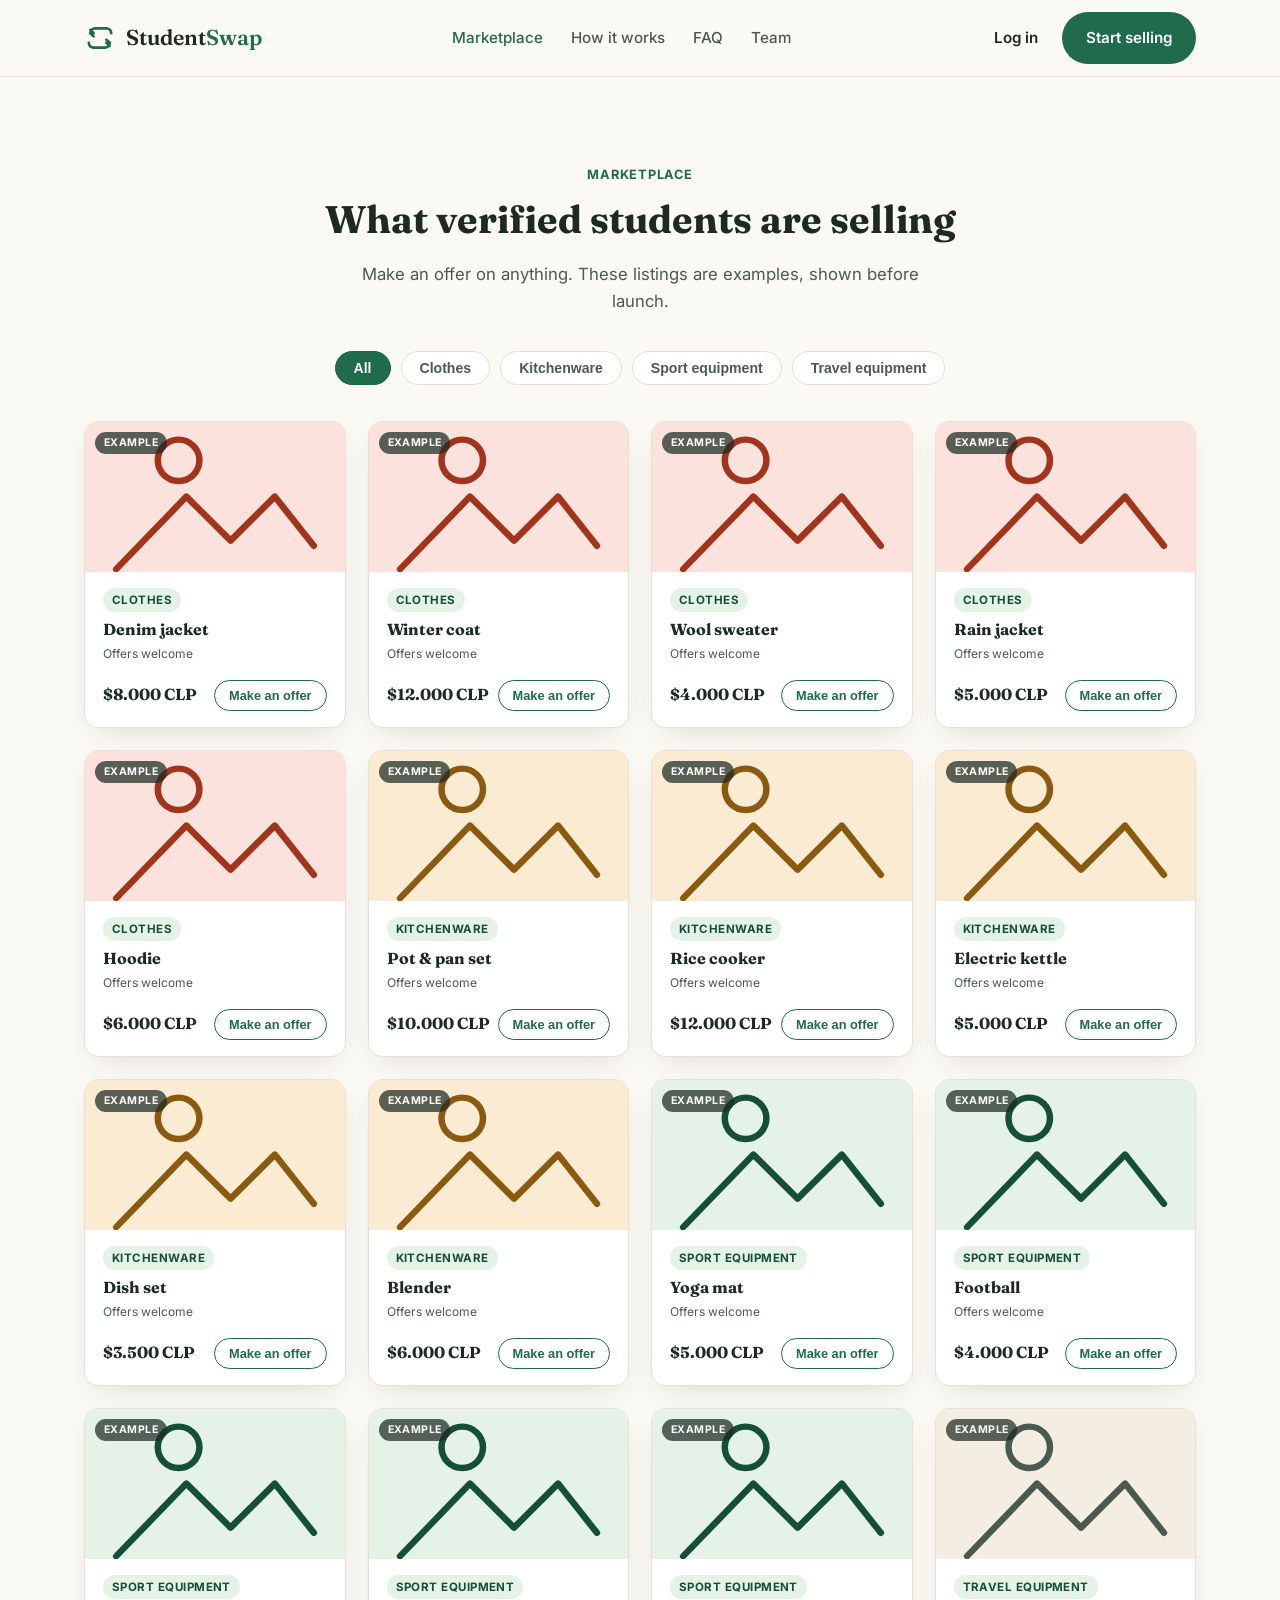
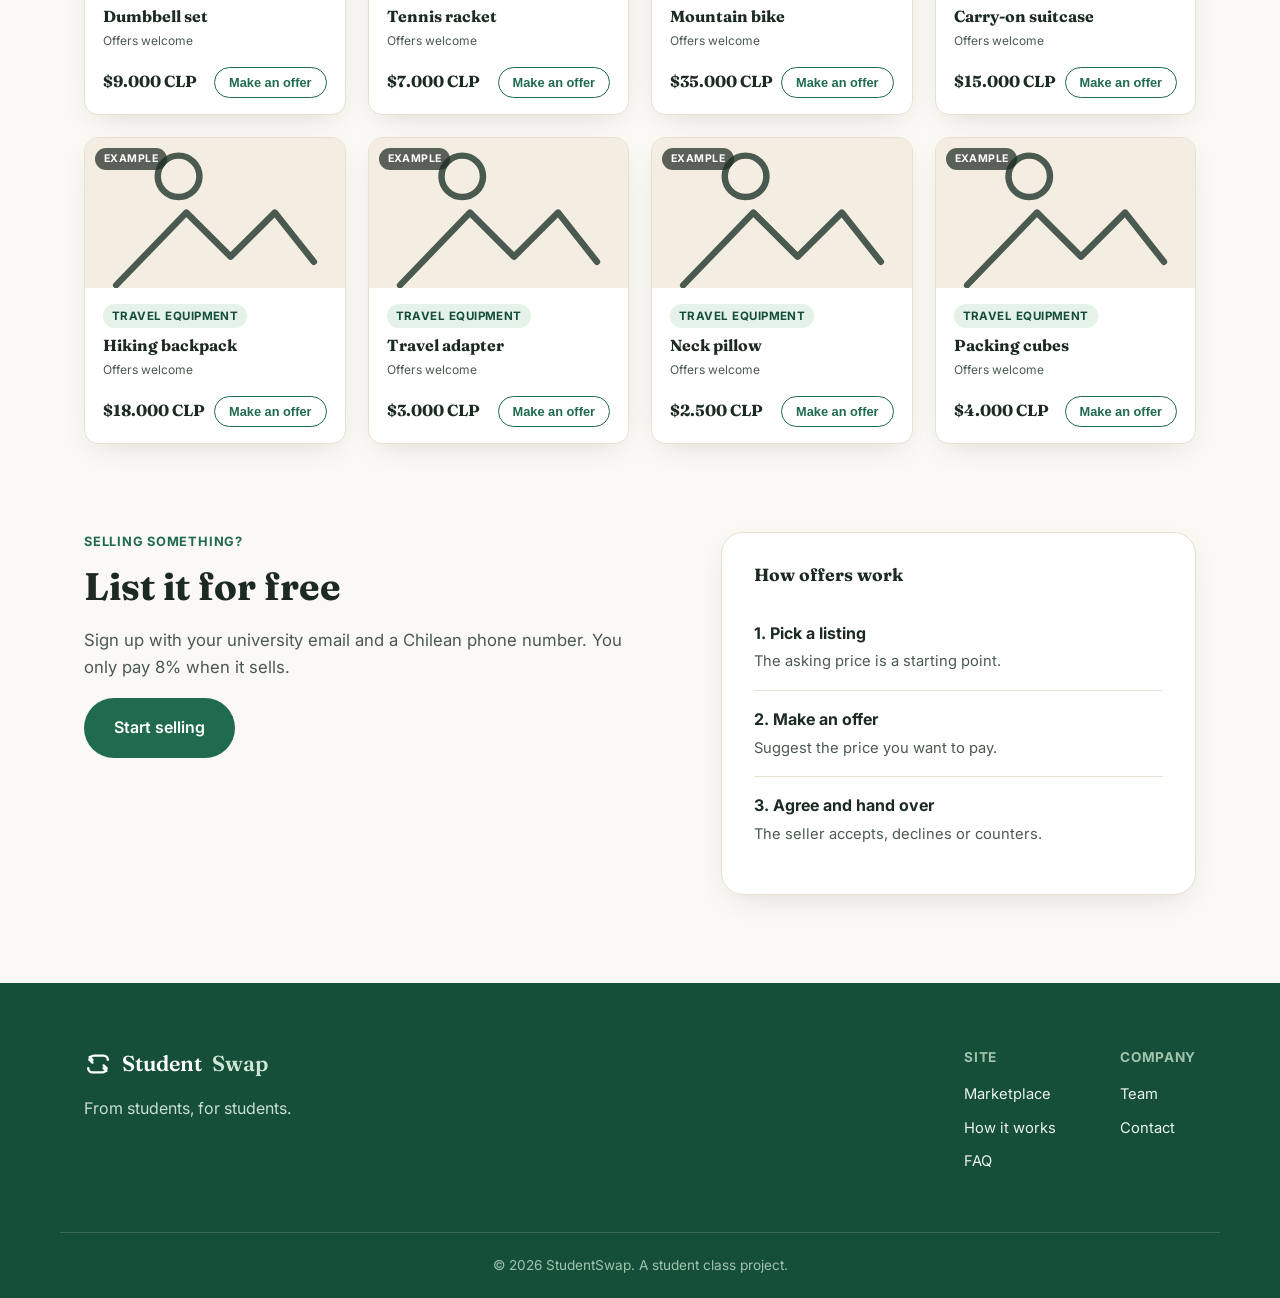
<file: marketplace.html>
<!DOCTYPE html>
<html lang="en">
<head>
<meta charset="UTF-8">
<meta name="viewport" content="width=device-width, initial-scale=1.0">
<title>Marketplace | StudentSwap</title>
<meta name="description" content="Browse what verified students are selling on StudentSwap: clothes, kitchenware, sport and travel equipment. Make an offer on any listing.">
<link rel="icon" href="data:image/svg+xml,<svg xmlns=%22http://www.w3.org/2000/svg%22 viewBox=%220 0 100 100%22><text y=%22.9em%22 font-size=%2290%22>🔁</text></svg>">
<link rel="preconnect" href="https://fonts.googleapis.com">
<link rel="preconnect" href="https://fonts.gstatic.com" crossorigin>
<link href="https://fonts.googleapis.com/css2?family=Fraunces:opsz,wght@9..144,500;9..144,600;9..144,700&family=Inter:wght@400;500;600;700;800&display=swap" rel="stylesheet">
<style>
/* ---------- Tokens (light) ---------- */
:root{
  --bg:#FBF9F4;
  --surface:#FFFFFF;
  --ink:#1C2A22;
  --ink-soft:#4B5A50;
  --border:#E7E1D3;

  --green-600:#1F6B4C;
  --green-700:#164F39;
  --green-100:#CFE6D6;
  --green-200:#AFD8BC;
  --green-tint:#E4F2E8;

  --coral:#F2664B;
  --coral-tint:#FBE2DC;
  --coral-deep:#A3341C;

  --gold:#E8A33D;
  --gold-tint:#FBEBD3;
  --gold-deep:#8A5A10;

  --sand:#F4EEE2;
  --brand-deep:#164F39;

  --shadow: 0 10px 30px -12px rgba(28,42,34,0.18);
  --radius-lg: 22px;
  --radius-md: 14px;
  --radius-sm: 10px;
  --maxw: 1160px;
  --font-head: "Fraunces", serif;
  --font-body: "Inter", system-ui, sans-serif;
}

/* ---------- Tokens (dark, OS default) ---------- */
@media (prefers-color-scheme: dark){
  :root:not([data-theme="light"]){
    --bg:#101B15; --surface:#182922; --ink:#F1EFE4; --ink-soft:#A6B8AB; --border:#2A3D31;
    --green-600:#39AD72; --green-700:#8FDBB0; --green-100:#1E3A2C; --green-200:#25452F; --green-tint:#1B2E23;
    --coral:#FF8266; --coral-tint:#3B2620; --coral-deep:#FFB6A0;
    --gold:#F0B85A; --gold-tint:#3A2E17; --gold-deep:#F2C784;
    --sand:#1B2419;
    --shadow: 0 10px 30px -12px rgba(0,0,0,0.6);
  }
}
/* ---------- Tokens (dark, explicit toggle) ---------- */
:root[data-theme="dark"]{
  --bg:#101B15; --surface:#182922; --ink:#F1EFE4; --ink-soft:#A6B8AB; --border:#2A3D31;
  --green-600:#39AD72; --green-700:#8FDBB0; --green-100:#1E3A2C; --green-200:#25452F; --green-tint:#1B2E23;
  --coral:#FF8266; --coral-tint:#3B2620; --coral-deep:#FFB6A0;
  --gold:#F0B85A; --gold-tint:#3A2E17; --gold-deep:#F2C784;
  --sand:#1B2419;
  --shadow: 0 10px 30px -12px rgba(0,0,0,0.6);
}

/* ---------- Base ---------- */
*,*::before,*::after{box-sizing:border-box;}
html{scroll-behavior:smooth;}
body{
  margin:0;font-family:var(--font-body);color:var(--ink);background:var(--bg);
  line-height:1.6;-webkit-font-smoothing:antialiased;
}
img{max-width:100%;display:block;}
a{color:inherit;text-decoration:none;}
ul{list-style:none;margin:0;padding:0;}
h1,h2,h3,h4{font-family:var(--font-head);margin:0 0 .5em;line-height:1.15;color:var(--ink);text-wrap:balance;}
p{margin:0 0 1em;color:var(--ink-soft);}

.skip-link{position:absolute;left:-999px;top:0;background:var(--brand-deep);color:#fff;padding:10px 16px;border-radius:0 0 8px 0;z-index:999;}
.skip-link:focus{left:0;}

.wrap{max-width:var(--maxw);margin:0 auto;padding:0 24px;}
.wrap.narrow{max-width:760px;}
.wrap.two-col{display:grid;grid-template-columns:1.1fr .9fr;gap:56px;align-items:start;}

.section{padding:88px 0;}
.section.alt{background:var(--sand);}
.eyebrow{font-weight:700;letter-spacing:.06em;text-transform:uppercase;font-size:.8rem;color:var(--green-600);margin:0 0 12px;}
.eyebrow.center{text-align:center;}
.section-title{font-size:clamp(1.7rem,3vw,2.4rem);max-width:720px;}
.section-title.center{margin-left:auto;margin-right:auto;text-align:center;}
.section-lead{max-width:560px;font-size:1.05rem;}
.section-lead.center{margin-left:auto;margin-right:auto;text-align:center;}

/* ---------- Buttons ---------- */
.btn{
  display:inline-flex;align-items:center;justify-content:center;gap:8px;padding:12px 22px;border-radius:999px;
  font-weight:600;font-size:.95rem;border:2px solid transparent;cursor:pointer;transition:.18s ease;white-space:nowrap;
}
.btn-primary{background:var(--green-600);color:#fff;}
.btn-primary:hover{background:var(--brand-deep);}
.btn-outline{border-color:var(--ink);color:var(--ink);}
.btn-outline:hover{background:var(--green-600);border-color:var(--green-600);color:#fff;}
.btn-light{background:#fff;color:var(--brand-deep);}
.btn-light:hover{background:var(--green-100);}
.btn-ghost{color:var(--ink);padding-left:12px;padding-right:12px;}
.btn-ghost:hover{color:var(--green-600);}
.btn-lg{padding:15px 28px;font-size:1rem;}
.btn-block{width:100%;}
.btn:focus-visible,.accordion-trigger:focus-visible,.filter-chip:focus-visible,.offer-btn:focus-visible{outline:2px solid var(--green-600);outline-offset:2px;}

/* ---------- Header ---------- */
.site-header{
  position:sticky;top:0;z-index:100;background:color-mix(in srgb, var(--bg) 90%, transparent);
  backdrop-filter:blur(8px);border-bottom:1px solid var(--border);
}
.header-inner{display:flex;align-items:center;justify-content:space-between;height:76px;gap:24px;}
.logo{display:flex;align-items:center;gap:10px;font-family:var(--font-head);font-weight:600;font-size:1.35rem;color:var(--ink);flex-shrink:0;}
.logo em{font-style:normal;color:var(--green-600);}
.logo-mark{color:var(--green-600);display:inline-flex;}
.main-nav{display:flex;gap:28px;flex:1;justify-content:center;}
.main-nav a{font-weight:500;font-size:.95rem;color:var(--ink-soft);}
.main-nav a:hover,.main-nav a.is-active{color:var(--green-600);}
.nav-cta{display:none;}
.main-nav a.btn-primary,.main-nav a.btn-primary:hover{color:#fff;}
.header-actions{display:flex;align-items:center;gap:10px;}
.nav-toggle{display:none;flex-direction:column;justify-content:center;gap:5px;width:36px;height:36px;background:none;border:none;cursor:pointer;}
.nav-toggle span{width:100%;height:2px;background:var(--ink);border-radius:2px;}

/* ---------- Hero ---------- */
.hero{padding:56px 0 72px;overflow:hidden;}
.hero-inner{display:grid;grid-template-columns:1.05fr .95fr;gap:48px;align-items:center;}
.badge-pill{
  display:inline-flex;align-items:center;padding:6px 14px;border-radius:999px;background:var(--green-tint);
  color:var(--green-700);font-weight:700;font-size:.78rem;letter-spacing:.02em;text-transform:uppercase;margin-bottom:18px;
}
.hero-copy h1{font-size:clamp(2.2rem,4.4vw,3.5rem);letter-spacing:-.01em;margin-bottom:.4em;}
.accent{color:var(--green-600);}
.hero-sub{font-size:1.15rem;max-width:480px;margin-bottom:0;}
.hero-ctas{display:flex;gap:14px;flex-wrap:wrap;margin:28px 0 24px;}
.trust-list{display:flex;flex-wrap:wrap;gap:10px 22px;}
.trust-list li{position:relative;padding-left:24px;font-size:.9rem;font-weight:500;color:var(--ink);}
.trust-list li::before{
  content:"\2713";position:absolute;left:0;top:1px;width:17px;height:17px;border-radius:50%;background:var(--green-tint);
  color:var(--green-700);font-size:.68rem;font-weight:800;display:flex;align-items:center;justify-content:center;
}

/* ---------- Hero mock marketplace ---------- */
.hero-art{display:flex;justify-content:center;}
.mock-browser{
  width:100%;max-width:440px;background:var(--surface);border:1px solid var(--border);
  border-radius:var(--radius-lg);box-shadow:var(--shadow);overflow:hidden;
}
.mock-bar{display:flex;gap:6px;padding:14px 16px;border-bottom:1px solid var(--border);}
.mock-bar span{width:10px;height:10px;border-radius:50%;background:var(--border);}
.mock-search{margin:14px 16px;padding:9px 14px;border-radius:999px;background:var(--bg);border:1px solid var(--border);font-size:.85rem;color:var(--ink-soft);}
.mock-grid{display:grid;grid-template-columns:1fr 1fr;gap:12px;padding:0 16px;}
.mock-card{border:1px solid var(--border);border-radius:var(--radius-sm);overflow:hidden;background:var(--bg);}
.mock-thumb{width:100%;height:82px;object-fit:cover;background:var(--sand);}
.mock-info{padding:9px 12px;display:flex;justify-content:space-between;align-items:baseline;gap:8px;}
.mock-info strong{font-size:.82rem;font-family:var(--font-body);font-weight:600;}
.mock-info span{font-size:.8rem;color:var(--green-700);font-weight:700;white-space:nowrap;}
.mock-caption{margin:12px 16px 16px;font-size:.78rem;color:var(--ink-soft);text-align:center;}

/* ---------- Categories ---------- */
.cat-grid{display:grid;grid-template-columns:repeat(4,1fr);gap:24px;margin-top:48px;}
.cat-card{display:flex;flex-direction:column;background:var(--surface);border:1px solid var(--border);border-radius:var(--radius-lg);overflow:hidden;box-shadow:var(--shadow);}
.cat-thumb{position:relative;display:block;aspect-ratio:4/3;background:var(--sand);}
.cat-thumb img{width:100%;height:100%;object-fit:cover;}
.example-badge{
  position:absolute;top:10px;left:10px;padding:3px 9px;border-radius:999px;background:rgba(28,42,34,.72);
  color:#fff;font-size:.66rem;font-weight:700;text-transform:uppercase;letter-spacing:.04em;
}
.cat-body{padding:18px 20px 20px;display:flex;flex-direction:column;gap:12px;flex:1;}
.cat-body h3{font-size:1.2rem;margin:0;}
.cat-items{display:grid;gap:8px;}
.cat-items li{display:flex;justify-content:space-between;gap:12px;font-size:.92rem;color:var(--ink-soft);padding-bottom:8px;border-bottom:1px solid var(--border);}
.cat-items li:last-child{border-bottom:none;padding-bottom:0;}
.cat-items b{color:var(--ink);font-variant-numeric:tabular-nums;}
.cat-link{margin-top:auto;font-weight:600;font-size:.9rem;color:var(--green-600);}
.cat-link:hover{text-decoration:underline;}
.section-cta{display:flex;justify-content:center;margin-top:40px;}

/* ---------- Audience (sellers first) ---------- */
.audience-grid{display:grid;grid-template-columns:1.15fr .85fr;gap:24px;margin-top:48px;align-items:stretch;}
.audience-card{display:flex;flex-direction:column;gap:14px;background:var(--surface);border:1px solid var(--border);border-radius:var(--radius-lg);padding:36px;box-shadow:var(--shadow);}
.audience-card h3{font-size:1.5rem;margin:0;}
.audience-card.primary{background:var(--brand-deep);border-color:var(--brand-deep);}
.audience-card.primary h3{color:#fff;}
.audience-card.primary li{color:#E4F2E8;}
.audience-card.primary .audience-tag{background:rgba(255,255,255,.14);color:#CFE6D6;}
.audience-tag{align-self:flex-start;font-size:.75rem;font-weight:700;text-transform:uppercase;letter-spacing:.05em;padding:5px 12px;border-radius:999px;background:var(--green-tint);color:var(--green-700);}
.check-list{display:grid;gap:10px;margin:4px 0 10px;}
.check-list li{position:relative;padding-left:28px;color:var(--ink-soft);}
.check-list li::before{content:"\2713";position:absolute;left:0;top:0;font-weight:800;color:var(--green-600);}
.audience-card.primary .check-list li::before{color:#8FDBB0;}
.audience-card .btn{align-self:flex-start;margin-top:auto;}

/* ---------- Why us ---------- */
.why-grid{display:grid;grid-template-columns:repeat(4,1fr);gap:24px;margin-top:48px;}
.why-item{display:flex;flex-direction:column;gap:6px;}
.why-icon{width:48px;height:48px;border-radius:14px;background:var(--green-tint);color:var(--green-700);display:flex;align-items:center;justify-content:center;margin-bottom:8px;}
.why-icon svg{width:24px;height:24px;fill:none;stroke:currentColor;stroke-width:1.8;stroke-linecap:round;stroke-linejoin:round;}
.why-item h3{font-size:1.1rem;margin:0;}
.why-item p{font-size:.93rem;margin:0;}

/* ---------- Steps ---------- */
.steps-row{display:grid;grid-template-columns:repeat(3,1fr);gap:24px;margin-top:48px;}
.step{background:var(--surface);border:1px solid var(--border);border-radius:var(--radius-md);padding:26px;}
.step-num{width:36px;height:36px;border-radius:50%;background:var(--green-tint);color:var(--green-700);display:flex;align-items:center;justify-content:center;font-weight:700;font-family:var(--font-head);margin-bottom:14px;}
.step h3{font-size:1.1rem;margin:0 0 4px;}
.step p{margin:0;font-size:.93rem;}

/* ---------- Accordion ---------- */
.accordion{margin-top:40px;}
.accordion-item{border-bottom:1px solid var(--border);}
.accordion-trigger{
  width:100%;text-align:left;background:none;border:none;padding:22px 4px;font-family:var(--font-head);
  font-size:1.08rem;font-weight:600;color:var(--ink);display:flex;justify-content:space-between;align-items:center;gap:16px;cursor:pointer;
}
.accordion-icon{font-family:var(--font-body);font-weight:400;font-size:1.4rem;color:var(--green-600);transition:transform .2s;flex-shrink:0;}
.accordion-trigger[aria-expanded="true"] .accordion-icon{transform:rotate(45deg);}
.accordion-panel{max-height:0;overflow:hidden;transition:max-height .25s ease;}
.accordion-panel p{padding:0 4px 22px;margin:0;}

/* ---------- Team ---------- */
.team-grid{display:grid;grid-template-columns:repeat(5,1fr);gap:22px;margin-top:44px;}
.team-card{text-align:center;}
.avatar{width:76px;height:76px;border-radius:50%;margin:0 auto 14px;display:flex;align-items:center;justify-content:center;font-family:var(--font-head);font-size:1.6rem;font-weight:600;color:var(--ink);}
.team-card h4{margin:0 0 2px;font-size:1rem;}
.team-card p{margin:0;font-size:.85rem;}

/* ---------- Wishlist form ---------- */
.contact-info{margin-top:28px;display:grid;gap:14px;}
.contact-info li{display:flex;justify-content:space-between;border-bottom:1px solid var(--border);padding-bottom:12px;}
.contact-info strong{color:var(--ink);}
.join-form{background:var(--surface);border:1px solid var(--border);border-radius:var(--radius-lg);padding:32px;box-shadow:var(--shadow);display:grid;gap:18px;}
.form-row{display:grid;gap:6px;}
.form-row label{font-weight:600;font-size:.88rem;}
.form-row input,.form-row select,.form-row textarea{
  padding:12px 14px;border-radius:var(--radius-sm);border:1px solid var(--border);font-family:var(--font-body);
  font-size:.95rem;background:var(--bg);color:var(--ink);resize:vertical;
}
.form-row input:focus,.form-row select:focus,.form-row textarea:focus{outline:2px solid var(--green-600);outline-offset:1px;}
.form-hint{font-size:.8rem;color:var(--ink-soft);margin:2px 0 0;}
.form-note{margin:0;font-size:.88rem;color:var(--green-700);min-height:1.2em;}

/* ---------- Marketplace page ---------- */
.market-toolbar{margin-top:36px;}
.filter-bar{display:flex;gap:10px;justify-content:center;flex-wrap:wrap;margin-bottom:36px;}
.filter-chip{padding:8px 18px;border-radius:999px;border:1px solid var(--border);background:var(--surface);cursor:pointer;font-weight:600;font-size:.88rem;color:var(--ink-soft);}
.filter-chip.is-active{background:var(--green-600);color:#fff;border-color:var(--green-600);}
.item-grid{display:grid;grid-template-columns:repeat(4,1fr);gap:22px;}
.item-card{background:var(--surface);border:1px solid var(--border);border-radius:var(--radius-md);overflow:hidden;box-shadow:var(--shadow);display:flex;flex-direction:column;}
.item-thumb{position:relative;height:150px;background:var(--sand);}
.item-thumb img{width:100%;height:100%;object-fit:cover;}
.item-body{padding:16px 18px;display:flex;flex-direction:column;gap:6px;flex:1;}
.item-tag{align-self:flex-start;font-size:.72rem;font-weight:700;text-transform:uppercase;letter-spacing:.04em;padding:3px 9px;border-radius:999px;background:var(--green-tint);color:var(--green-700);}
.item-body h4{margin:2px 0 0;font-size:1rem;}
.item-offer-note{font-size:.75rem;color:var(--ink-soft);margin:0 0 10px;}
.item-price-row{display:flex;align-items:center;justify-content:space-between;margin-top:auto;gap:8px;}
.item-price{font-weight:700;font-family:var(--font-head);color:var(--ink);font-variant-numeric:tabular-nums;}
.offer-btn{padding:7px 14px;border-radius:999px;border:1.5px solid var(--green-600);background:none;color:var(--green-600);font-weight:700;font-size:.8rem;cursor:pointer;white-space:nowrap;}
.offer-btn:hover{background:var(--green-600);color:#fff;}
.offer-form{display:none;gap:8px;margin-top:12px;}
.offer-form.is-open{display:flex;}
.offer-form input{flex:1;min-width:0;padding:8px 10px;border-radius:var(--radius-sm);border:1px solid var(--border);font-family:var(--font-body);font-size:.9rem;background:var(--bg);color:var(--ink);}
.offer-form button{padding:8px 14px;border-radius:var(--radius-sm);border:none;background:var(--green-600);color:#fff;font-weight:700;font-size:.85rem;cursor:pointer;}
.offer-sent{display:none;font-size:.82rem;font-weight:600;color:var(--green-700);margin-top:12px;}
.offer-sent.is-visible{display:block;}
.model-card{background:var(--surface);border:1px solid var(--border);border-radius:var(--radius-lg);padding:32px;box-shadow:var(--shadow);}
.model-card h3{font-size:1.1rem;margin-bottom:20px;}
.model-row{padding:16px 0;border-top:1px solid var(--border);}
.model-row:first-of-type{border-top:none;}
.model-row span{font-weight:700;color:var(--ink);display:block;margin-bottom:4px;}
.model-row p{margin:0;font-size:.92rem;}

/* ---------- Footer ---------- */
.site-footer{background:var(--brand-deep);color:#EAF3EC;padding:64px 0 0;}
.site-footer .logo{color:#fff;}
.site-footer .logo em{color:#CFE6D6;}
.site-footer .logo-mark{color:#fff;}
.footer-inner{display:flex;justify-content:space-between;gap:48px;flex-wrap:wrap;padding-bottom:48px;}
.footer-brand{max-width:340px;}
.footer-brand p{color:#C9DED0;margin-top:14px;}
.footer-links{display:flex;gap:64px;}
.footer-links h5{margin:0 0 14px;font-size:.85rem;text-transform:uppercase;letter-spacing:.05em;color:#9FC3AC;}
.footer-links a{display:block;color:#EAF3EC;margin-bottom:10px;font-size:.92rem;}
.footer-links a:hover{color:#fff;text-decoration:underline;}
.footer-bottom{border-top:1px solid rgba(255,255,255,.15);padding:22px 0;}
.footer-bottom p{margin:0;color:#9FC3AC;font-size:.85rem;text-align:center;}

/* ---------- Responsive ---------- */
@media (max-width:980px){
  .main-nav{display:none;}
  .nav-toggle{display:flex;}
  .header-actions .btn-primary{padding:10px 16px;font-size:.88rem;}
  .hero-inner,.wrap.two-col,.audience-grid{grid-template-columns:1fr;}
  .hero-art{max-width:440px;margin:0 auto;width:100%;}
  .cat-grid,.item-grid{grid-template-columns:repeat(2,1fr);}
  .why-grid{grid-template-columns:repeat(2,1fr);}
  .steps-row{grid-template-columns:1fr;}
  .team-grid{grid-template-columns:repeat(3,1fr);gap:28px 16px;}
}
@media (max-width:640px){
  .section{padding:60px 0;}
  .hero{padding:36px 0 56px;}
  .cat-grid,.item-grid,.why-grid{grid-template-columns:1fr;}
  .team-grid{grid-template-columns:repeat(2,1fr);}
  .hero-ctas{flex-direction:column;align-items:stretch;}
  .header-actions .btn-ghost,.header-actions .btn-primary{display:none;}
  .nav-cta{display:inline-flex;margin-top:4px;align-self:flex-start;}
  .offer-form{flex-direction:column;align-items:stretch;}
  .audience-card{padding:28px;}
}

/* mobile nav open state */
.main-nav.is-open{
  display:flex;position:absolute;top:76px;left:0;right:0;background:var(--surface);flex-direction:column;
  padding:20px 24px;gap:18px;border-bottom:1px solid var(--border);box-shadow:var(--shadow);
}

</style>
</head>
<body>

<a class="skip-link" href="#main">Skip to content</a>

<header class="site-header" id="top">
  <div class="wrap header-inner">
    <a href="index.html" class="logo" aria-label="StudentSwap home">
      <span class="logo-mark">
        <svg width="32" height="32" viewBox="0 0 40 40" fill="none" xmlns="http://www.w3.org/2000/svg">
          <path d="M8 14C8 10.6863 10.6863 8 14 8H28C31.3137 8 34 10.6863 34 14" stroke="currentColor" stroke-width="3.4" stroke-linecap="round"/>
          <path d="M12 14L8 10M8 14L12 18" stroke="currentColor" stroke-width="3.4" stroke-linecap="round" stroke-linejoin="round"/>
          <path d="M32 26C32 29.3137 29.3137 32 26 32H12C8.68629 32 6 29.3137 6 26" stroke="currentColor" stroke-width="3.4" stroke-linecap="round"/>
          <path d="M28 26L32 30M32 26L28 22" stroke="currentColor" stroke-width="3.4" stroke-linecap="round" stroke-linejoin="round"/>
        </svg>
      </span>
      <span>Student<em>Swap</em></span>
    </a>

    <nav class="main-nav" id="main-nav" aria-label="Primary">
      <a href="marketplace.html" class="is-active">Marketplace</a>
      <a href="index.html#how-it-works">How it works</a>
      <a href="index.html#faq">FAQ</a>
      <a href="index.html#team">Team</a>
      <a href="index.html#join" class="nav-cta btn btn-primary">Start selling</a>
    </nav>

    <div class="header-actions">
      <a href="index.html#join" class="btn btn-ghost">Log in</a>
      <a href="index.html#join" class="btn btn-primary">Start selling</a>
      <button class="nav-toggle" id="navToggle" aria-expanded="false" aria-controls="main-nav" aria-label="Toggle menu">
        <span></span><span></span><span></span>
      </button>
    </div>
  </div>
</header>

<main id="main">

  <section class="section" style="padding-bottom:0;">
    <div class="wrap">
      <p class="eyebrow center">Marketplace</p>
      <h2 class="section-title center">What verified students are selling</h2>
      <p class="section-lead center">Make an offer on anything. These listings are examples, shown before launch.</p>

      <div class="market-toolbar">
        <div class="filter-bar" role="tablist" aria-label="Filter listings">
          <button class="filter-chip is-active" data-filter="all">All</button>
          <button class="filter-chip" data-filter="clothing">Clothes</button>
          <button class="filter-chip" data-filter="kitchen">Kitchenware</button>
          <button class="filter-chip" data-filter="sport">Sport equipment</button>
          <button class="filter-chip" data-filter="travel">Travel equipment</button>
        </div>
      </div>

      <div class="item-grid" id="itemGrid">
        <!-- injected by JS -->
      </div>
    </div>
  </section>

  <section class="section">
    <div class="wrap two-col">
      <div>
        <p class="eyebrow">Selling something?</p>
        <h2 class="section-title">List it for free</h2>
        <p class="section-lead">Sign up with your university email and a Chilean phone number. You only pay 8% when it sells.</p>
        <a href="index.html#join" class="btn btn-primary btn-lg">Start selling</a>
      </div>
      <div class="model-card">
        <h3>How offers work</h3>
        <div class="model-row"><span>1. Pick a listing</span><p>The asking price is a starting point.</p></div>
        <div class="model-row"><span>2. Make an offer</span><p>Suggest the price you want to pay.</p></div>
        <div class="model-row"><span>3. Agree and hand over</span><p>The seller accepts, declines or counters.</p></div>
      </div>
    </div>
  </section>

</main>

<footer class="site-footer">
  <div class="wrap footer-inner">
    <div class="footer-brand">
      <span class="logo"><span class="logo-mark">
          <svg width="28" height="28" viewBox="0 0 40 40" fill="none" xmlns="http://www.w3.org/2000/svg">
            <path d="M8 14C8 10.6863 10.6863 8 14 8H28C31.3137 8 34 10.6863 34 14" stroke="currentColor" stroke-width="3.4" stroke-linecap="round"/>
            <path d="M12 14L8 10M8 14L12 18" stroke="currentColor" stroke-width="3.4" stroke-linecap="round" stroke-linejoin="round"/>
            <path d="M32 26C32 29.3137 29.3137 32 26 32H12C8.68629 32 6 29.3137 6 26" stroke="currentColor" stroke-width="3.4" stroke-linecap="round"/>
            <path d="M28 26L32 30M32 26L28 22" stroke="currentColor" stroke-width="3.4" stroke-linecap="round" stroke-linejoin="round"/>
          </svg>
      </span>Student<em>Swap</em></span>
      <p>From students, for students.</p>
    </div>
    <div class="footer-links">
      <div>
        <h5>Site</h5>
        <a href="marketplace.html">Marketplace</a>
        <a href="index.html#how-it-works">How it works</a>
        <a href="index.html#faq">FAQ</a>
      </div>
      <div>
        <h5>Company</h5>
        <a href="index.html#team">Team</a>
        <a href="index.html#join">Contact</a>
      </div>
    </div>
  </div>
  <div class="wrap footer-bottom">
    <p>© 2026 StudentSwap. A student class project.</p>
  </div>
</footer>

<script>
// Photo placeholders. To use a real photo, give the <img> a real src (e.g. src="images/denim-jacket.jpg")
// and remove its data-ph attribute. Anything with data-ph and no src gets a neutral stand-in.
const PH_STYLE = {
  clothing: { bg: '#FBE2DC', stroke: '#A3341C' },
  kitchen: { bg: '#FBEBD3', stroke: '#8A5A10' },
  sport: { bg: '#E4F2E8', stroke: '#164F39' },
  travel: { bg: '#F4EEE2', stroke: '#4B5A50' },
};

function phSrc(category) {
  const s = PH_STYLE[category] || PH_STYLE.travel;
  const bg = encodeURIComponent(s.bg);
  const stroke = encodeURIComponent(s.stroke);
  return `data:image/svg+xml,%3Csvg xmlns='http://www.w3.org/2000/svg' viewBox='0 0 200 200'%3E%3Crect width='200' height='200' fill='${bg}'/%3E%3Ccircle cx='72' cy='72' r='16' fill='none' stroke='${stroke}' stroke-width='5'/%3E%3Cpath d='M24 156 L78 100 L112 134 L146 100 L176 138' fill='none' stroke='${stroke}' stroke-width='5' stroke-linejoin='round' stroke-linecap='round'/%3E%3C/svg%3E`;
}

document.querySelectorAll('img[data-ph]:not([src])').forEach(img => {
  img.src = phSrc(img.dataset.ph);
});

// ---------- Mobile nav ----------
const navToggle = document.getElementById('navToggle');
const mainNav = document.getElementById('main-nav');

navToggle.addEventListener('click', () => {
  const isOpen = mainNav.classList.toggle('is-open');
  navToggle.setAttribute('aria-expanded', isOpen);
});

mainNav.querySelectorAll('a').forEach(link => {
  link.addEventListener('click', () => {
    mainNav.classList.remove('is-open');
    navToggle.setAttribute('aria-expanded', 'false');
  });
});

// ---------- Sticky header shadow on scroll ----------
const header = document.querySelector('.site-header');
window.addEventListener('scroll', () => {
  header.style.boxShadow = window.scrollY > 8 ? '0 4px 16px rgba(0,0,0,0.12)' : 'none';
});

// ---------- Listings ----------
const categoryLabel = {
  clothing: 'Clothes',
  kitchen: 'Kitchenware',
  sport: 'Sport equipment',
  travel: 'Travel equipment',
};

const items = [
  { name: 'Denim jacket', category: 'clothing', price: 8000 },
  { name: 'Winter coat', category: 'clothing', price: 12000 },
  { name: 'Wool sweater', category: 'clothing', price: 4000 },
  { name: 'Rain jacket', category: 'clothing', price: 5000 },
  { name: 'Hoodie', category: 'clothing', price: 6000 },
  { name: 'Pot & pan set', category: 'kitchen', price: 10000 },
  { name: 'Rice cooker', category: 'kitchen', price: 12000 },
  { name: 'Electric kettle', category: 'kitchen', price: 5000 },
  { name: 'Dish set', category: 'kitchen', price: 3500 },
  { name: 'Blender', category: 'kitchen', price: 6000 },
  { name: 'Yoga mat', category: 'sport', price: 5000 },
  { name: 'Football', category: 'sport', price: 4000 },
  { name: 'Dumbbell set', category: 'sport', price: 9000 },
  { name: 'Tennis racket', category: 'sport', price: 7000 },
  { name: 'Mountain bike', category: 'sport', price: 35000 },
  { name: 'Carry-on suitcase', category: 'travel', price: 15000 },
  { name: 'Hiking backpack', category: 'travel', price: 18000 },
  { name: 'Travel adapter', category: 'travel', price: 3000 },
  { name: 'Neck pillow', category: 'travel', price: 2500 },
  { name: 'Packing cubes', category: 'travel', price: 4000 },
];

function formatCLP(n) {
  return '$' + n.toLocaleString('es-CL') + ' CLP';
}

const itemGrid = document.getElementById('itemGrid');
let activeFilter = 'all';

function renderItems() {
  const filtered = activeFilter === 'all' ? items : items.filter(i => i.category === activeFilter);
  itemGrid.innerHTML = filtered.map((item, i) => {
    const suggested = Math.round((item.price * 0.85) / 500) * 500;
    return `
      <div class="item-card">
        <div class="item-thumb"><img src="${phSrc(item.category)}" alt="${item.name}, example photo"><span class="example-badge">Example</span></div>
        <div class="item-body">
          <span class="item-tag">${categoryLabel[item.category]}</span>
          <h4>${item.name}</h4>
          <p class="item-offer-note">Offers welcome</p>
          <div class="item-price-row">
            <span class="item-price">${formatCLP(item.price)}</span>
            <button class="offer-btn" type="button" data-index="${i}">Make an offer</button>
          </div>
          <form class="offer-form" data-index="${i}">
            <input type="number" min="0" step="500" value="${suggested}" aria-label="Your offer in CLP">
            <button type="submit">Send</button>
          </form>
          <p class="offer-sent" data-index="${i}">Offer sent to the seller.</p>
        </div>
      </div>
    `;
  }).join('');
}
renderItems();

document.querySelectorAll('.filter-chip').forEach(chip => {
  chip.addEventListener('click', () => {
    document.querySelectorAll('.filter-chip').forEach(c => c.classList.remove('is-active'));
    chip.classList.add('is-active');
    activeFilter = chip.dataset.filter;
    renderItems();
  });
});

// Pre-select a category from a query string, e.g. marketplace.html?category=clothing
const requestedCategory = new URLSearchParams(window.location.search).get('category');
if (requestedCategory && categoryLabel[requestedCategory]) {
  const chip = document.querySelector(`.filter-chip[data-filter="${requestedCategory}"]`);
  if (chip) chip.click();
}

// ---------- Make an offer ----------
itemGrid.addEventListener('click', (e) => {
  const offerBtn = e.target.closest('.offer-btn');
  if (offerBtn) {
    const form = itemGrid.querySelector(`.offer-form[data-index="${offerBtn.dataset.index}"]`);
    form.classList.toggle('is-open');
  }
});

itemGrid.addEventListener('submit', (e) => {
  if (!e.target.classList.contains('offer-form')) return;
  e.preventDefault();
  e.target.classList.remove('is-open');
  itemGrid.querySelector(`.offer-sent[data-index="${e.target.dataset.index}"]`).classList.add('is-visible');
});

</script>
</body>
</html>
</file>
